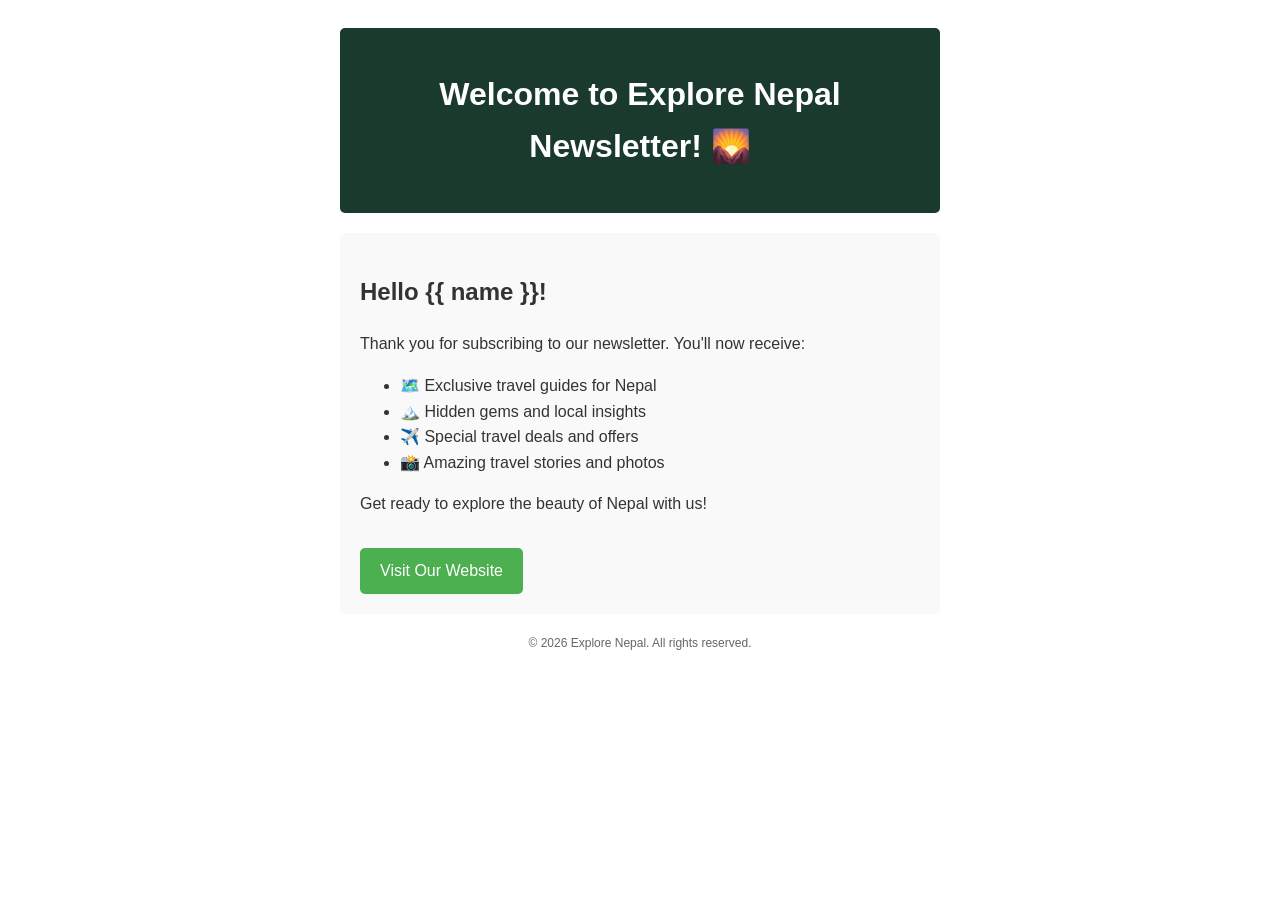
<file: frontend/emails/newsletter_welcome.html>
<!DOCTYPE html>
<html lang="en">
<head>
    <meta charset="UTF-8">
    <meta name="viewport" content="width=device-width, initial-scale=1.0">
    <title>Explore Nepal Newsletter</title>
    <style>
        body { font-family: Arial, sans-serif; line-height: 1.6; color: #333; }
        .container { max-width: 600px; margin: 0 auto; padding: 20px; }
        .header { background-color: #1a3a2e; color: white; padding: 20px; border-radius: 5px; text-align: center; }
        .content { padding: 20px; background-color: #f9f9f9; margin-top: 20px; border-radius: 5px; }
        .footer { text-align: center; margin-top: 20px; font-size: 12px; color: #666; }
        .btn { display: inline-block; padding: 10px 20px; background-color: #4CAF50; color: white; text-decoration: none; border-radius: 5px; margin-top: 15px; }
    </style>
</head>
<body>
    <div class="container">
        <div class="header">
            <h1>Welcome to Explore Nepal Newsletter! 🌄</h1>
        </div>

        <div class="content">
            <h2>Hello {{ name }}!</h2>
            <p>Thank you for subscribing to our newsletter. You'll now receive:</p>
            <ul>
                <li>🗺️ Exclusive travel guides for Nepal</li>
                <li>🏔️ Hidden gems and local insights</li>
                <li>✈️ Special travel deals and offers</li>
                <li>📸 Amazing travel stories and photos</li>
            </ul>

            <p>Get ready to explore the beauty of Nepal with us!</p>

            <a href="#" class="btn">Visit Our Website</a>
        </div>

        <div class="footer">
            <p>© 2026 Explore Nepal. All rights reserved.</p>
        </div>
    </div>
</body>
</html>
</file>
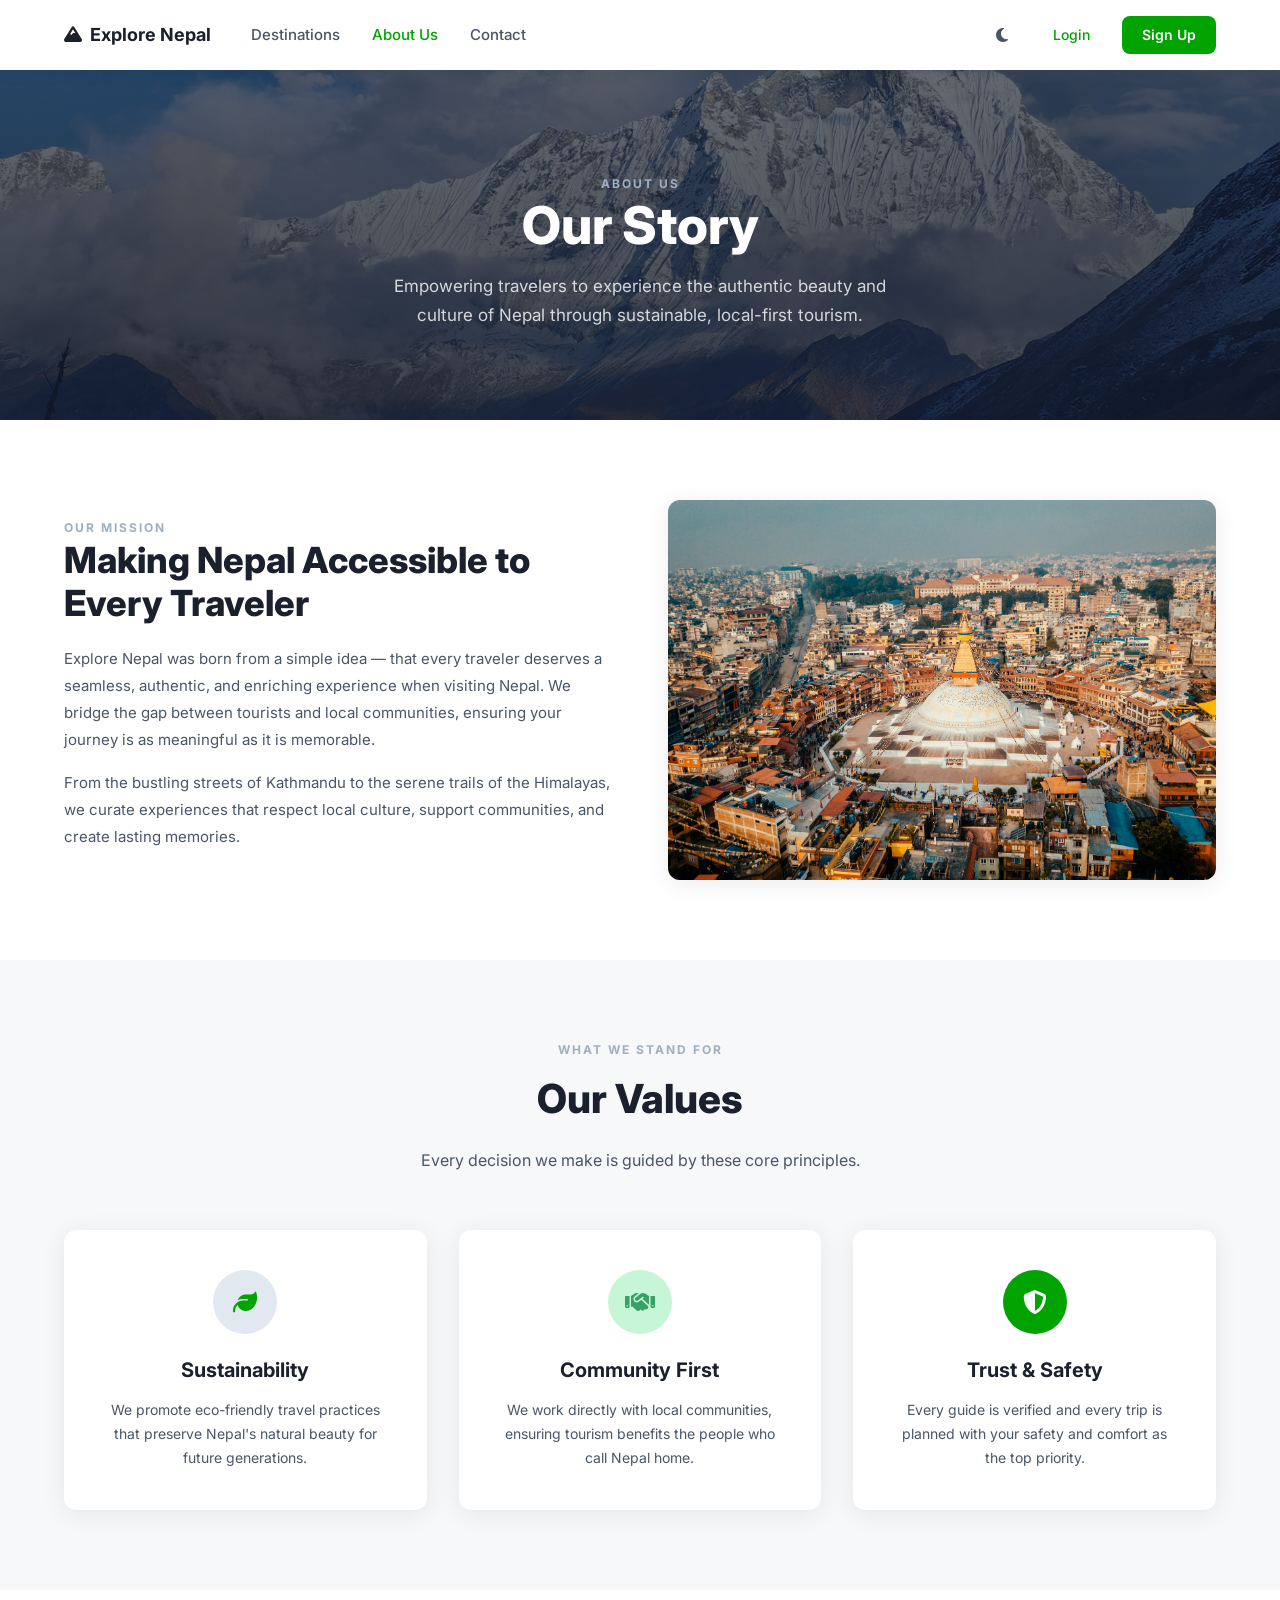
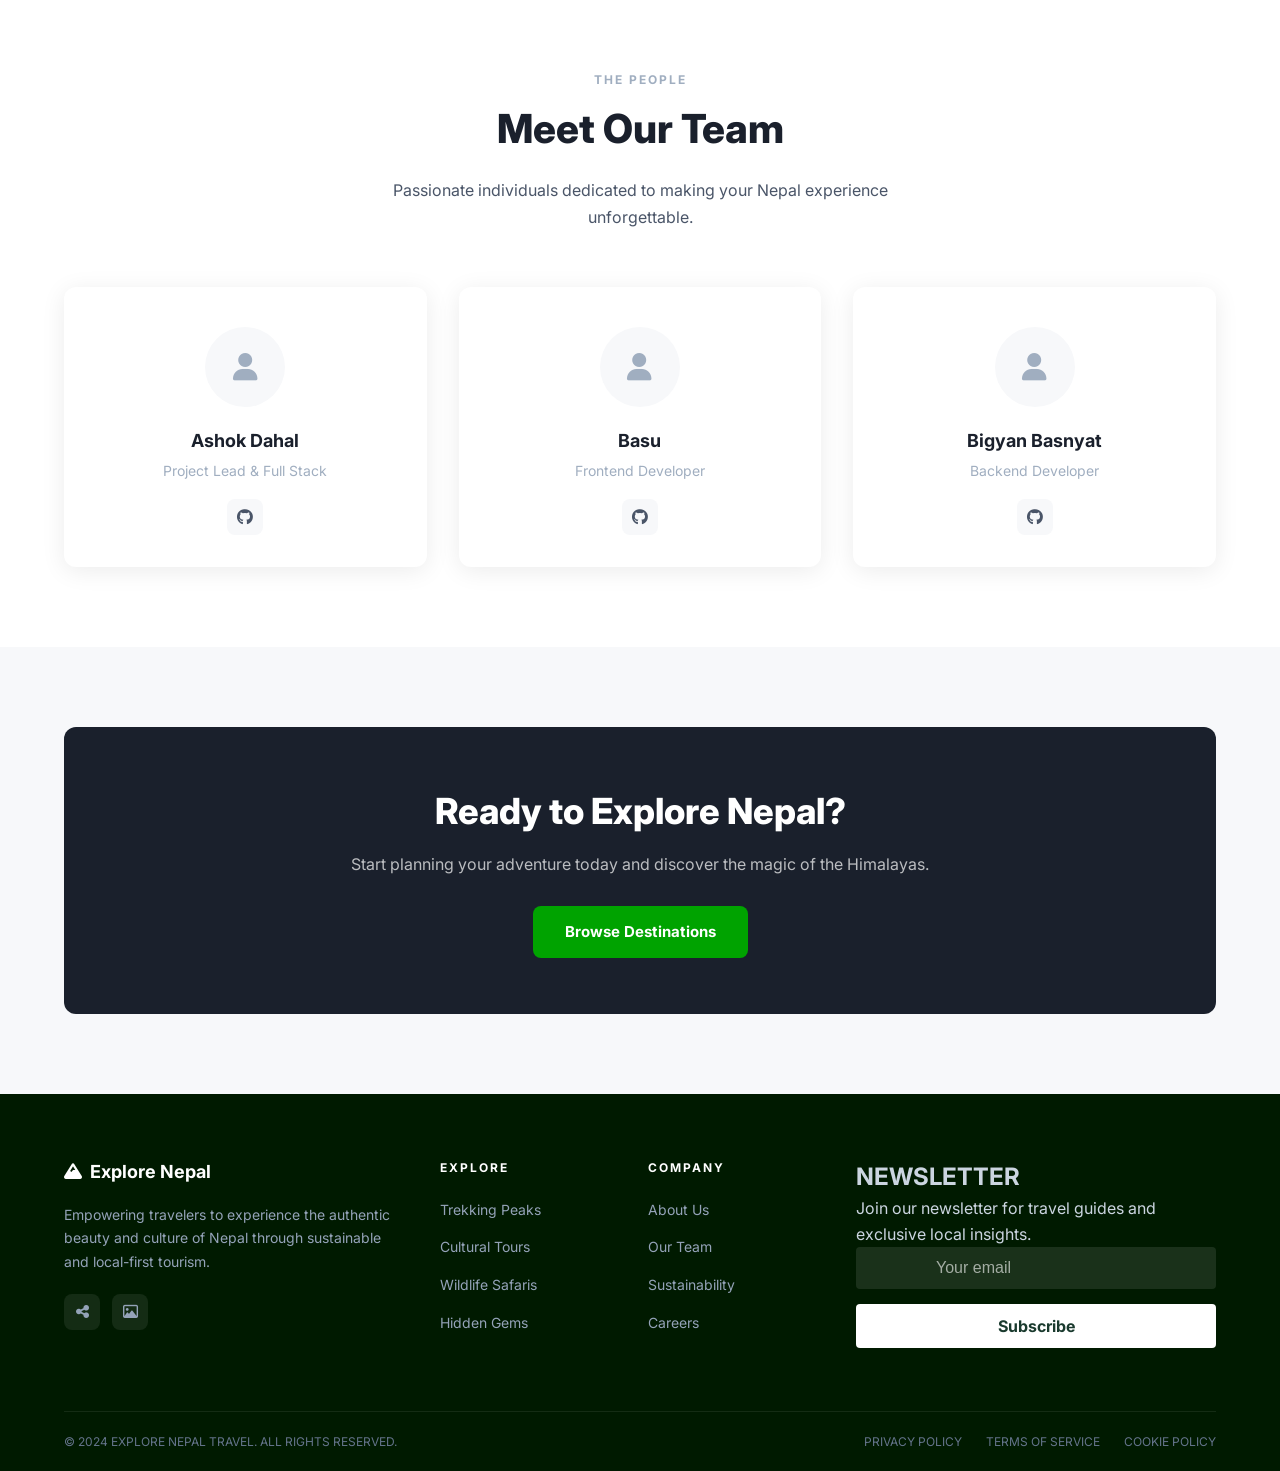
<file: frontend/pages/about.html>
<!DOCTYPE html>
<html lang="en">
<head>
    <meta charset="UTF-8">
    <meta name="viewport" content="width=device-width, initial-scale=1.0">
    <title>About Us - Explore Nepal</title>
    <link rel="stylesheet" href="../css/style.css">
    <link rel="stylesheet" href="../css/about.css">
    <link href="https://fonts.googleapis.com/css2?family=Inter:wght@300;400;500;600;700;800&display=swap" rel="stylesheet">
    <link rel="stylesheet" href="https://cdnjs.cloudflare.com/ajax/libs/font-awesome/6.5.0/css/all.min.css">
</head>
<body>

    <!-- Navbar -->
    <nav class="navbar navbar-about" id="navbar">
        <div class="nav-container">
            <a href="index.html" class="nav-logo">
                <i class="fa-solid fa-mountain"></i>
                <span>Explore Nepal</span>
            </a>
            <ul class="nav-links">
                <li><a href="explore.html">Destinations</a></li>
                <li><a href="about.html" class="active">About Us</a></li>
                <li><a href="contact.html">Contact</a></li>
            </ul>
            <div class="nav-actions">
                <button class="theme-toggle-btn" id="themeToggle" aria-label="Toggle dark mode">
                    <i class="fa-solid fa-moon"></i>
                </button>
                <a href="login.html" class="btn-login">Login</a>
                <a href="register.html" class="btn-signup">Sign Up</a>
            </div>
            <button class="hamburger" id="hamburger" aria-label="Toggle navigation menu">
                <span></span>
                <span></span>
                <span></span>
            </button>
        </div>
    </nav>

    <!-- Hero Banner -->
    <section class="about-hero">
        <div class="about-hero-overlay"></div>
        <div class="about-hero-content">
            <span class="section-label center">ABOUT US</span>
            <h1>Our Story</h1>
            <p>Empowering travelers to experience the authentic beauty and culture of Nepal through sustainable, local-first tourism.</p>
        </div>
    </section>

    <!-- Mission Section -->
    <section class="about-mission">
        <div class="container">
            <div class="mission-grid">
                <div class="mission-text">
                    <span class="section-label">OUR MISSION</span>
                    <h2>Making Nepal Accessible to Every Traveler</h2>
                    <p>Explore Nepal was born from a simple idea — that every traveler deserves a seamless, authentic, and enriching experience when visiting Nepal. We bridge the gap between tourists and local communities, ensuring your journey is as meaningful as it is memorable.</p>
                    <p>From the bustling streets of Kathmandu to the serene trails of the Himalayas, we curate experiences that respect local culture, support communities, and create lasting memories.</p>
                </div>
                <div class="mission-image">
                    <img src="../assets/images/kathmandu.jpg" alt="Kathmandu cultural heritage">
                </div>
            </div>
        </div>
    </section>

    <!-- Values Section -->
    <section class="about-values">
        <div class="container">
            <div class="section-label center">WHAT WE STAND FOR</div>
            <h2 class="section-title center">Our Values</h2>
            <p class="section-subtitle center">Every decision we make is guided by these core principles.</p>
            <div class="values-grid">
                <div class="value-card">
                    <div class="value-icon">
                        <i class="fa-solid fa-leaf"></i>
                    </div>
                    <h3>Sustainability</h3>
                    <p>We promote eco-friendly travel practices that preserve Nepal's natural beauty for future generations.</p>
                </div>
                <div class="value-card">
                    <div class="value-icon green">
                        <i class="fa-solid fa-handshake"></i>
                    </div>
                    <h3>Community First</h3>
                    <p>We work directly with local communities, ensuring tourism benefits the people who call Nepal home.</p>
                </div>
                <div class="value-card">
                    <div class="value-icon dark">
                        <i class="fa-solid fa-shield-halved"></i>
                    </div>
                    <h3>Trust & Safety</h3>
                    <p>Every guide is verified and every trip is planned with your safety and comfort as the top priority.</p>
                </div>
            </div>
        </div>
    </section>

    <!-- Team Section -->
    <section class="about-team">
        <div class="container">
            <div class="section-label center">THE PEOPLE</div>
            <h2 class="section-title center">Meet Our Team</h2>
            <p class="section-subtitle center">Passionate individuals dedicated to making your Nepal experience unforgettable.</p>
            <div class="team-grid">
                <div class="team-card">
                    <div class="team-avatar">
                        <i class="fa-solid fa-user"></i>
                    </div>
                    <h3>Ashok Dahal</h3>
                    <span class="team-role">Project Lead &amp; Full Stack</span>
                    <div class="team-social">
                        <a href="https://github.com/ashok-dahal-codes" aria-label="GitHub profile"><i class="fa-brands fa-github"></i></a>
                    </div>
                </div>
                <div class="team-card">
                    <div class="team-avatar">
                        <i class="fa-solid fa-user"></i>
                    </div>
                    <h3>Basu</h3>
                    <span class="team-role">Frontend Developer</span>
                    <div class="team-social">
                        <a href="https://github.com/Basu-TheAsteriskfafafafafa" aria-label="GitHub profile"><i class="fa-brands fa-github"></i></a>
                    </div>
                </div>
                <div class="team-card">
                    <div class="team-avatar">
                        <i class="fa-solid fa-user"></i>
                    </div>
                    <h3>Bigyan Basnyat</h3>
                    <span class="team-role">Backend Developer</span>
                    <div class="team-social">
                        <a href="https://github.com/bigyansbfafafafafa" aria-label="GitHub profile"><i class="fa-brands fa-github"></i></a>
                    </div>
                </div>
            </div>
        </div>
    </section>

    <!-- CTA Section -->
    <section class="about-cta">
        <div class="container">
            <div class="cta-box">
                <h2>Ready to Explore Nepal?</h2>
                <p>Start planning your adventure today and discover the magic of the Himalayas.</p>
                <a href="explore.html" class="btn-cta">Browse Destinations</a>
            </div>
        </div>
    </section>

    <!-- Footer -->
    <footer class="footer">
        <div class="container">
            <div class="footer-grid">
                <div class="footer-brand">
                    <div class="footer-logo">
                        <i class="fa-solid fa-mountain"></i>
                        <span>Explore Nepal</span>
                    </div>
                    <p>Empowering travelers to experience the authentic beauty and culture of Nepal through sustainable and local-first tourism.</p>
                    <div class="footer-social">
                        <a href="#" aria-label="Share on social media"><i class="fa-solid fa-share-nodes"></i></a>
                        <a href="#" aria-label="View image gallery"><i class="fa-regular fa-image"></i></a>
                    </div>
                </div>

                <div class="footer-links">
                    <h4>EXPLORE</h4>
                    <ul>
                        <li><a href="#">Trekking Peaks</a></li>
                        <li><a href="#">Cultural Tours</a></li>
                        <li><a href="#">Wildlife Safaris</a></li>
                        <li><a href="#">Hidden Gems</a></li>
                    </ul>
                </div>

                <div class="footer-links">
                    <h4>COMPANY</h4>
                    <ul>
                        <li><a href="about.html">About Us</a></li>
                        <li><a href="#">Our Team</a></li>
                        <li><a href="#">Sustainability</a></li>
                        <li><a href="#">Careers</a></li>
                    </ul>
                </div>

    <div class="newsletter-content">
        <h2>NEWSLETTER</h2>
        <p>Join our newsletter for travel guides and exclusive local insights.</p>
        
        <form id="newsletterForm">
            <div class="form-group">
                <input 
                    type="email" 
                    id="newsletterEmail" 
                    placeholder="Your email" 
                    required
                >
            </div>
            <button type="submit" class="btn-subscribe">Subscribe</button>
            <div id="newsletterMessage"></div>
        </form>
    </div>
            </div>

            <div class="footer-bottom">
                <span>&copy; 2024 EXPLORE NEPAL TRAVEL. ALL RIGHTS RESERVED.</span>
                <div class="footer-bottom-links">
                    <a href="#">PRIVACY POLICY</a>
                    <a href="#">TERMS OF SERVICE</a>
                    <a href="#">COOKIE POLICY</a>
                </div>
            </div>
        </div>
    </footer>

    <script src="../js/main.js"></script>
    <script src="../js/about.js"></script>
</body>
</html>
</file>
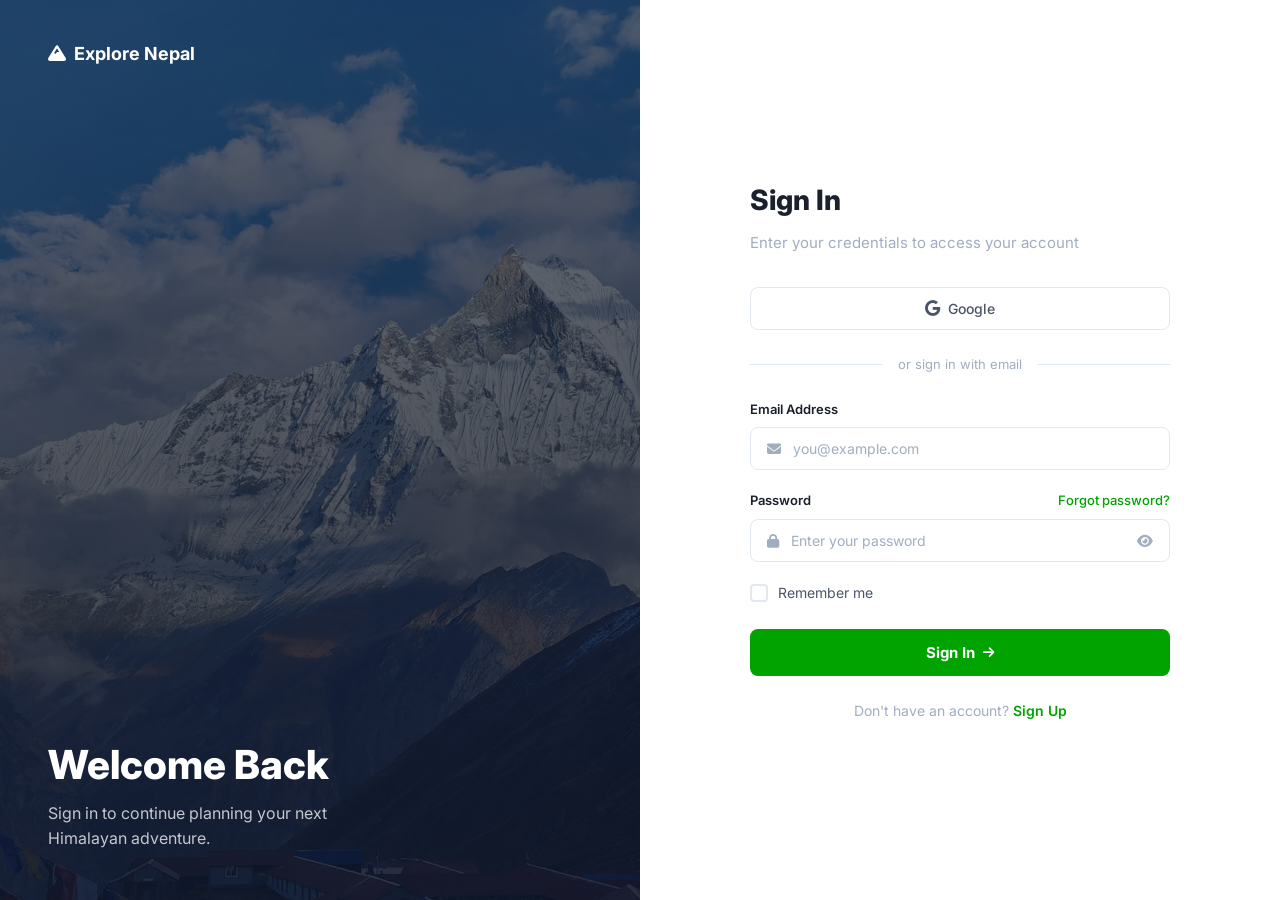
<file: frontend/pages/login.html>
<!DOCTYPE html>
<html lang="en">
<head>
    <meta charset="UTF-8">
    <meta name="viewport" content="width=device-width, initial-scale=1.0">
    <title>Login - Explore Nepal</title>
    <link rel="stylesheet" href="../css/style.css">
    <link rel="stylesheet" href="../css/auth.css">
    <link href="https://fonts.googleapis.com/css2?family=Inter:wght@300;400;500;600;700;800&display=swap" rel="stylesheet">
    <link rel="stylesheet" href="https://cdnjs.cloudflare.com/ajax/libs/font-awesome/6.5.0/css/all.min.css">
</head>
<body>

    <div class="auth-wrapper">
        <!-- Left: Image Panel -->
        <div class="auth-image">
            <img src="../assets/images/hero.jpg" alt="Nepal landscape">
            <div class="auth-image-overlay"></div>
            <div class="auth-image-content">
                <a href="index.html" class="auth-brand">
                    <i class="fa-solid fa-mountain"></i>
                    <span>Explore Nepal</span>
                </a>
                <h2>Welcome Back</h2>
                <p>Sign in to continue planning your next Himalayan adventure.</p>
            </div>
        </div>

        <!-- Right: Login Form -->
        <div class="auth-form-panel">
            <div class="auth-form-container">
                <div class="auth-form-header">
                    <h1>Sign In</h1>
                    <p>Enter your credentials to access your account</p>
                </div>

                <div class="auth-social">
                    <button class="btn-social" type="button" aria-label="Sign in with Google">
                        <i class="fa-brands fa-google"></i>
                        Google
                    </button>
                </div>

                <div class="auth-divider">
                    <span>or sign in with email</span>
                </div>

                <form id="loginForm" novalidate>
                    <div class="form-group">
                        <label for="email">Email Address</label>
                        <div class="input-wrapper">
                            <i class="fa-solid fa-envelope"></i>
                            <input type="email" id="email" name="email" placeholder="you@example.com" required>
                        </div>
                    </div>

                    <div class="form-group">
                        <div class="label-row">
                            <label for="password">Password</label>
                            <a href="#" class="forgot-link">Forgot password?</a>
                        </div>
                        <div class="input-wrapper">
                            <i class="fa-solid fa-lock"></i>
                            <input type="password" id="password" name="password" placeholder="Enter your password" required>
                            <button type="button" class="toggle-password" aria-label="Toggle password visibility">
                                <i class="fa-solid fa-eye"></i>
                            </button>
                        </div>
                    </div>

                    <div class="form-group-inline">
                        <label class="checkbox-label">
                            <input type="checkbox" id="remember" name="remember">
                            <span class="checkmark"></span>
                            Remember me
                        </label>
                    </div>

                    <button type="submit" class="btn-auth-submit">
                        Sign In
                        <i class="fa-solid fa-arrow-right"></i>
                    </button>
                </form>

                <p class="auth-switch">
                    Don't have an account? <a href="register.html">Sign Up</a>
                </p>
            </div>
        </div>
    </div>

    <script src="../js/auth.js"></script>
</body>
</html>
</file>
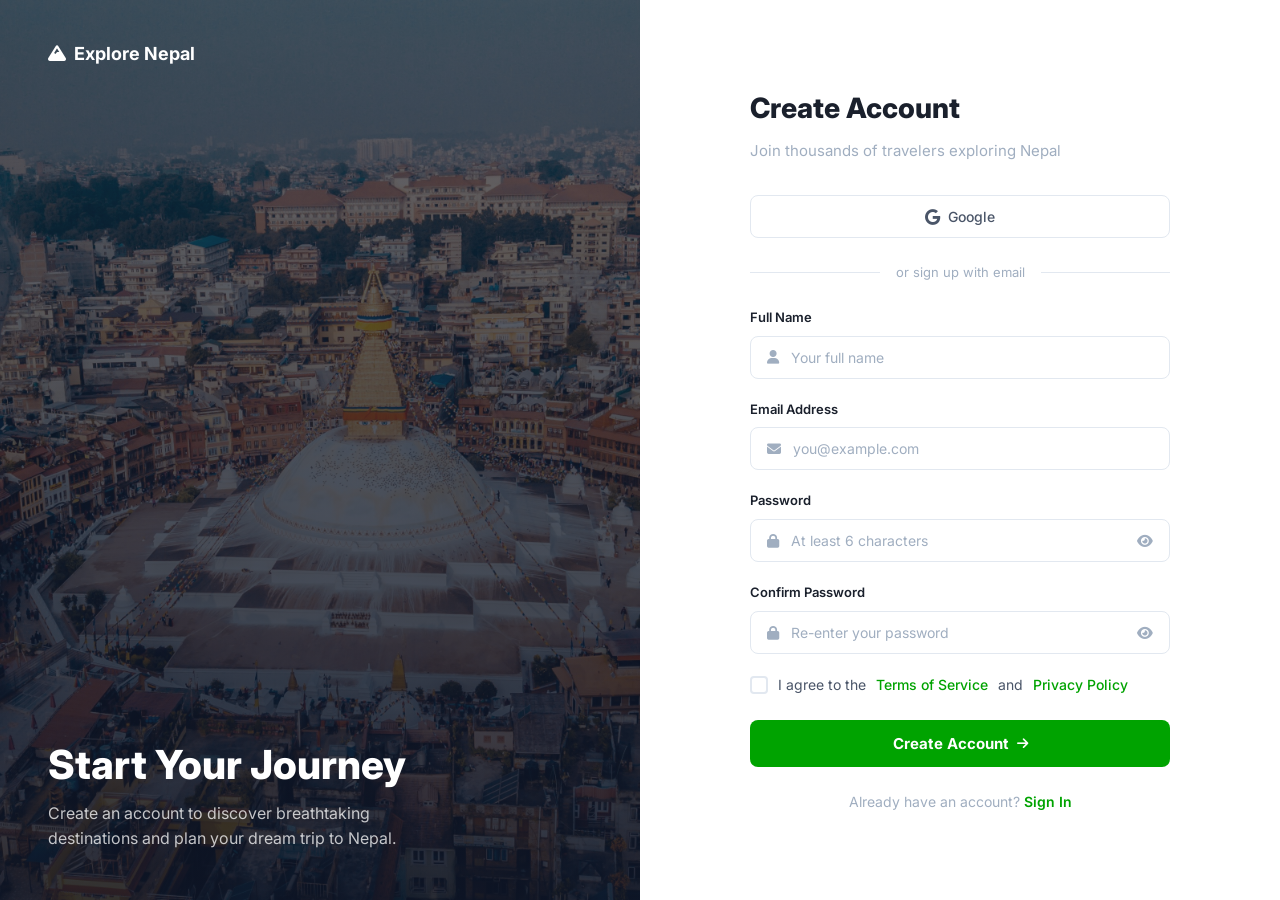
<file: frontend/pages/register.html>
<!DOCTYPE html>
<html lang="en">
<head>
    <meta charset="UTF-8">
    <meta name="viewport" content="width=device-width, initial-scale=1.0">
    <title>Register - Explore Nepal</title>
    <link rel="stylesheet" href="../css/style.css">
    <link rel="stylesheet" href="../css/auth.css">
    <link href="https://fonts.googleapis.com/css2?family=Inter:wght@300;400;500;600;700;800&display=swap" rel="stylesheet">
    <link rel="stylesheet" href="https://cdnjs.cloudflare.com/ajax/libs/font-awesome/6.5.0/css/all.min.css">
</head>
<body>

    <div class="auth-wrapper">
        <!-- Left: Image Panel -->
        <div class="auth-image">
            <img src="../assets/images/kathmandu.jpg" alt="Nepal mountains">
            <div class="auth-image-overlay"></div>
            <div class="auth-image-content">
                <a href="index.html" class="auth-brand">
                    <i class="fa-solid fa-mountain"></i>
                    <span>Explore Nepal</span>
                </a>
                <h2>Start Your Journey</h2>
                <p>Create an account to discover breathtaking destinations and plan your dream trip to Nepal.</p>
            </div>
        </div>

        <!-- Right: Register Form -->
        <div class="auth-form-panel">
            <div class="auth-form-container">
                <div class="auth-form-header">
                    <h1>Create Account</h1>
                    <p>Join thousands of travelers exploring Nepal</p>
                </div>

                <div class="auth-social">
                    <button class="btn-social" type="button" aria-label="Sign up with Google">
                        <i class="fa-brands fa-google"></i>
                        Google
                    </button>
                </div>

                <div class="auth-divider">
                    <span>or sign up with email</span>
                </div>

                <form id="registerForm" novalidate>
                    <div class="form-group">
                        <label for="fullName">Full Name</label>
                        <div class="input-wrapper">
                            <i class="fa-solid fa-user"></i>
                            <input type="text" id="fullName" name="fullName" placeholder="Your full name" required>
                        </div>
                    </div>

                    <div class="form-group">
                        <label for="email">Email Address</label>
                        <div class="input-wrapper">
                            <i class="fa-solid fa-envelope"></i>
                            <input type="email" id="email" name="email" placeholder="you@example.com" required>
                        </div>
                    </div>

                    <div class="form-group">
                        <label for="password">Password</label>
                        <div class="input-wrapper">
                            <i class="fa-solid fa-lock"></i>
                            <input type="password" id="password" name="password" placeholder="At least 6 characters" required>
                            <button type="button" class="toggle-password" aria-label="Toggle password visibility">
                                <i class="fa-solid fa-eye"></i>
                            </button>
                        </div>
                    </div>

                    <div class="form-group">
                        <label for="confirmPassword">Confirm Password</label>
                        <div class="input-wrapper">
                            <i class="fa-solid fa-lock"></i>
                            <input type="password" id="confirmPassword" name="confirmPassword" placeholder="Re-enter your password" required>
                            <button type="button" class="toggle-password" aria-label="Toggle password visibility">
                                <i class="fa-solid fa-eye"></i>
                            </button>
                        </div>
                    </div>

                    <div class="form-group-inline">
                        <label class="checkbox-label">
                            <input type="checkbox" id="terms" name="terms" required>
                            <span class="checkmark"></span>
                            I agree to the <a href="#" class="inline-link">Terms of Service</a> and <a href="#" class="inline-link">Privacy Policy</a>
                        </label>
                    </div>

                    <button type="submit" class="btn-auth-submit">
                        Create Account
                        <i class="fa-solid fa-arrow-right"></i>
                    </button>
                </form>

                <p class="auth-switch">
                    Already have an account? <a href="login.html">Sign In</a>
                </p>
            </div>
        </div>
    </div>

    <script src="../js/auth.js"></script>
</body>
</html>
</file>
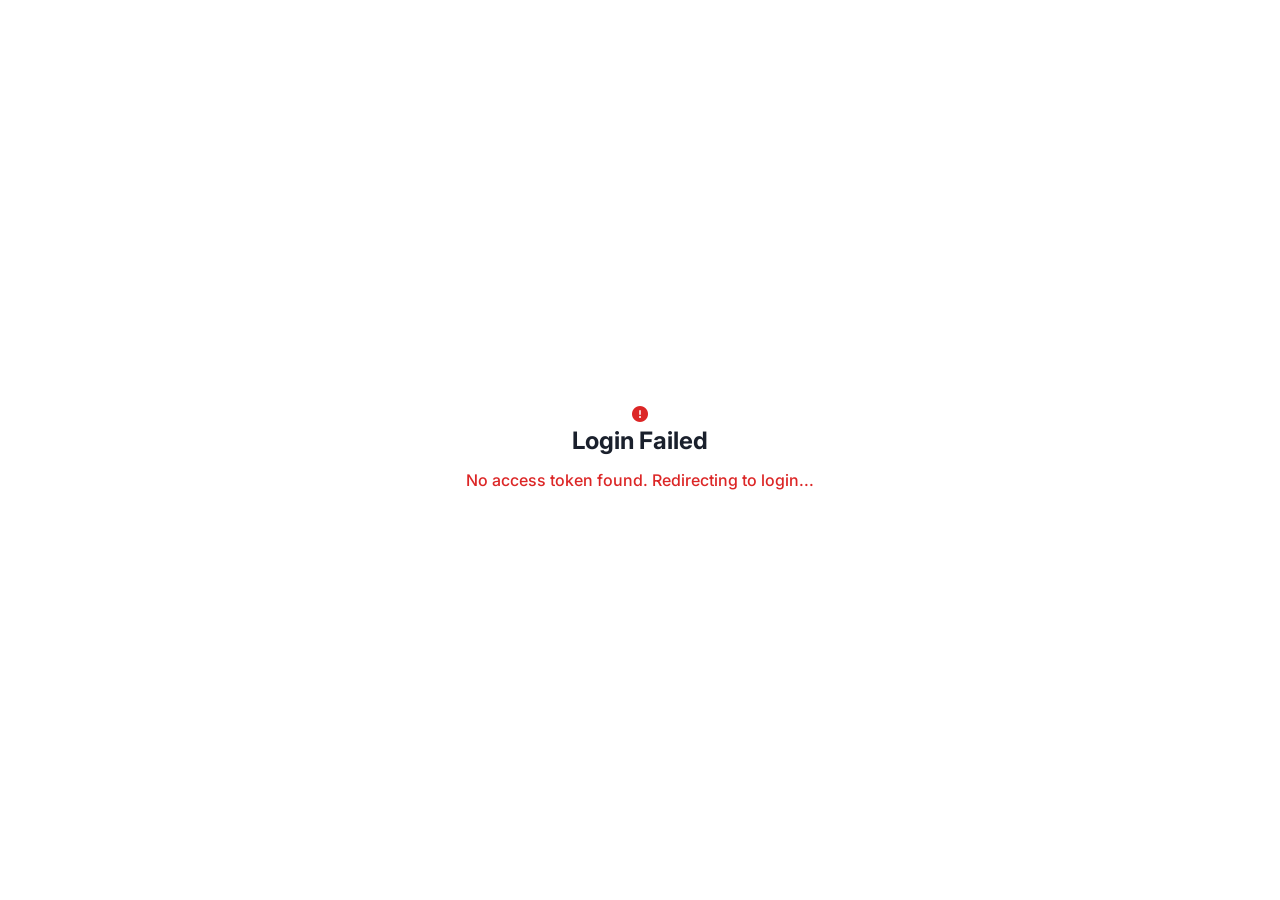
<file: frontend/pages/social-callback.html>
<!DOCTYPE html>
<html lang="en">
<head>
    <meta charset="UTF-8">
    <meta name="viewport" content="width=device-width, initial-scale=1.0">
    <title>Signing you in... - Explore Nepal</title>
    <link rel="stylesheet" href="../css/style.css">
    <link rel="stylesheet" href="../css/auth.css">
    <link href="https://fonts.googleapis.com/css2?family=Inter:wght@300;400;500;600;700;800&display=swap" rel="stylesheet">
    <link rel="stylesheet" href="https://cdnjs.cloudflare.com/ajax/libs/font-awesome/6.5.0/css/all.min.css">
    <style>
        .callback-container {
            display: flex;
            flex-direction: column;
            align-items: center;
            justify-content: center;
            min-height: 100vh;
            text-align: center;
            padding: 2rem;
            font-family: 'Inter', sans-serif;
        }
        .callback-container i.fa-spinner {
            font-size: 2.5rem;
            color: #2563eb;
            margin-bottom: 1.5rem;
        }
        .callback-container h2 {
            margin-bottom: 0.5rem;
        }
        .callback-container p {
            color: #64748b;
        }
        .callback-container .error-message {
            color: #dc2626;
            font-weight: 500;
        }
    </style>
</head>
<body>
    <div class="callback-container">
        <i class="fa-solid fa-spinner fa-spin" id="spinner"></i>
        <h2 id="statusTitle">Signing you in...</h2>
        <p id="statusMessage">Please wait while we verify your account.</p>
    </div>

    <script>
        const API_BASE = 'http://localhost:8000/api/users';

        (async function handleSocialCallback() {
            const hash = window.location.hash.substring(1);
            const params = new URLSearchParams(hash);
            const accessToken = params.get('access_token');

            if (!accessToken) {
                showError('No access token found. Redirecting to login...');
                return redirectToLogin();
            }

            const provider = 'google';

            try {
                const response = await fetch(`${API_BASE}/social-login/`, {
                    method: 'POST',
                    headers: { 'Content-Type': 'application/json' },
                    body: JSON.stringify({
                        provider: provider,
                        access_token: accessToken,
                    }),
                });

                const data = await response.json();

                if (response.ok) {
                    localStorage.setItem('access_token', data.tokens.access);
                    localStorage.setItem('refresh_token', data.tokens.refresh);
                    localStorage.setItem('user', JSON.stringify(data.user));
                    window.location.href = 'index.html';
                } else {
                    const errorMsg = data.error || 'Social login failed. Please try again.';
                    showError(errorMsg + ' Redirecting to login...');
                    redirectToLogin();
                }
            } catch (err) {
                console.error('Social login error:', err);
                showError('Network error. Redirecting to login...');
                redirectToLogin();
            }
        })();

        function showError(message) {
            document.getElementById('spinner').className = 'fa-solid fa-circle-exclamation';
            document.getElementById('spinner').style.color = '#dc2626';
            document.getElementById('statusTitle').textContent = 'Login Failed';
            document.getElementById('statusMessage').textContent = message;
            document.getElementById('statusMessage').classList.add('error-message');
        }

        function redirectToLogin() {
            setTimeout(() => {
                window.location.href = 'login.html';
            }, 2000);
        }
    </script>
</body>
</html>
</file>
<file: frontend/css/style.css>
/* Base */
*, *::before, *::after {
    margin: 0;
    padding: 0;
    box-sizing: border-box;
}

:root {
    --primary: #00A300;
    --primary-light: #00D100;
    --accent: #38a169;
    --white: #ffffff;
    --gray-100: #f7f8fa;
    --gray-200: #e2e8f0;
    --gray-400: #a0aec0;
    --gray-600: #4a5568;
    --gray-800: #1a202c;
    --dark-bg: #0f172a;
    --dark-nav: #1e293b;
    --star: #f6c90e;
    --font: 'Inter', sans-serif;
    --radius: 12px;
    --shadow: 0 4px 24px rgba(0,0,0,0.08);
    --transition: all 0.3s ease;
}

body {
    font-family: var(--font);
    color: var(--gray-800);
    background: var(--white);
    line-height: 1.6;
}

body.dark {
    background: var(--dark-bg);
    color: #e2e8f0;
}

a {
    text-decoration: none;
    color: inherit;
}

img {
    width: 100%;
    height: 100%;
    object-fit: cover;
    display: block;
}

.container {
    max-width: 1200px;
    margin: 0 auto;
    padding: 0 24px;
}

/* Navbar */
.navbar {
    position: fixed;
    top: 0;
    left: 0;
    width: 100%;
    z-index: 1000;
    padding: 16px 0;
    transition: var(--transition);
    background: transparent;
}

.navbar.scrolled {
    background: var(--white);
    box-shadow: 0 2px 16px rgba(0,0,0,0.08);
}

body.dark .navbar.scrolled {
    background: var(--dark-nav);
}

.nav-container {
    max-width: 1200px;
    margin: 0 auto;
    padding: 0 24px;
    display: flex;
    align-items: center;
    gap: 40px;
}

.nav-logo {
    display: flex;
    align-items: center;
    gap: 8px;
    font-weight: 700;
    font-size: 18px;
    color: var(--white);
}

.navbar.scrolled .nav-logo {
    color: var(--primary);
}

.nav-links {
    display: flex;
    list-style: none;
    gap: 32px;
    flex: 1;
}

.nav-links a {
    font-size: 15px;
    font-weight: 500;
    color: var(--white);
    transition: var(--transition);
}

.navbar.scrolled .nav-links a {
    color: var(--gray-600);
}

.nav-links a:hover {
    color: var(--accent);
}

.nav-actions {
    display: flex;
    align-items: center;
    gap: 16px;
}

.theme-toggle {
    display: flex;
    align-items: center;
    gap: 6px;
    color: var(--white);
    font-size: 13px;
}

.navbar.scrolled .theme-toggle {
    color: var(--gray-600);
}

.toggle-switch {
    position: relative;
    display: inline-block;
    width: 40px;
    height: 22px;
}

.toggle-switch input {
    opacity: 0;
    width: 0;
    height: 0;
}

.slider {
    position: absolute;
    cursor: pointer;
    top: 0; left: 0; right: 0; bottom: 0;
    background: var(--gray-400);
    border-radius: 22px;
    transition: var(--transition);
}

.slider::before {
    content: '';
    position: absolute;
    height: 16px;
    width: 16px;
    left: 3px;
    bottom: 3px;
    background: var(--white);
    border-radius: 50%;
    transition: var(--transition);
}

input:checked + .slider {
    background: var(--primary);
}

input:checked + .slider::before {
    transform: translateX(18px);
}

.btn-login {
    font-size: 14px;
    font-weight: 500;
    color: var(--white);
    padding: 8px 16px;
    border-radius: 8px;
    transition: var(--transition);
}

.navbar.scrolled .btn-login {
    color: var(--primary);
}

.btn-login:hover {
    opacity: 0.8;
}

.btn-signup {
    font-size: 14px;
    font-weight: 600;
    color: var(--white);
    background: var(--primary);
    padding: 8px 20px;
    border-radius: 8px;
    transition: var(--transition);
}

.btn-signup:hover {
    background: var(--primary-light);
}

.hamburger {
    display: none;
    flex-direction: column;
    gap: 5px;
    cursor: pointer;
}

.hamburger span {
    width: 24px;
    height: 2px;
    background: var(--white);
    border-radius: 2px;
    transition: var(--transition);
}

/* Hero */
.hero {
    position: relative;
    height: 100vh;
    min-height: 600px;
    background: url('../assets/images/hero.jpg') center center / cover no-repeat;
    display: flex;
    align-items: center;
    justify-content: center;
    text-align: center;
}

.hero-overlay {
    position: absolute;
    inset: 0;
    background: linear-gradient(to bottom, rgba(15,23,42,0.55) 0%, rgba(15,23,42,0.35) 100%);
}

.hero-content {
    position: relative;
    z-index: 1;
    max-width: 700px;
    padding: 0 24px;
}

.hero-content h1 {
    font-size: clamp(36px, 6vw, 64px);
    font-weight: 800;
    color: var(--white);
    line-height: 1.15;
    margin-bottom: 20px;
}

.hero-content p {
    font-size: 17px;
    color: rgba(255,255,255,0.88);
    margin-bottom: 36px;
    line-height: 1.7;
}

.hero-search {
    display: flex;
    align-items: center;
    background: var(--white);
    border-radius: 50px;
    padding: 6px 6px 6px 20px;
    gap: 8px;
    box-shadow: 0 8px 32px rgba(0,0,0,0.18);
    max-width: 600px;
    margin: 0 auto;
}

.search-field {
    display: flex;
    align-items: center;
    gap: 10px;
    flex: 1;
    color: var(--gray-400);
}

.search-field input {
    border: none;
    outline: none;
    font-size: 15px;
    font-family: var(--font);
    color: var(--gray-800);
    background: transparent;
    width: 100%;
}

.search-field input::placeholder {
    color: var(--gray-400);
}

.search-divider {
    width: 1px;
    height: 28px;
    background: var(--gray-200);
}

.btn-search {
    background: var(--primary);
    color: var(--white);
    border: none;
    padding: 12px 28px;
    border-radius: 40px;
    font-size: 15px;
    font-weight: 600;
    cursor: pointer;
    font-family: var(--font);
    transition: var(--transition);
    white-space: nowrap;
}

.btn-search:hover {
    background: var(--primary-light);
}

/* Featured Destinations */
.featured-destinations {
    padding: 80px 0;
    background: var(--white);
}

body.dark .featured-destinations {
    background: var(--dark-bg);
}

.section-label {
    font-size: 12px;
    font-weight: 700;
    letter-spacing: 2px;
    color: var(--gray-400);
    text-transform: uppercase;
    margin-bottom: 8px;
}

.section-label.center {
    text-align: center;
}

.section-title-row {
    display: flex;
    align-items: center;
    justify-content: space-between;
    margin-bottom: 40px;
}

.section-title-row h2 {
    font-size: clamp(24px, 4vw, 36px);
    font-weight: 800;
    color: var(--gray-800);
}

body.dark .section-title-row h2 {
    color: var(--white);
}

.view-all {
    font-size: 14px;
    font-weight: 600;
    color: var(--primary);
    display: flex;
    align-items: center;
    gap: 6px;
    transition: var(--transition);
    white-space: nowrap;
}

.view-all:hover {
    gap: 10px;
}

.destinations-grid {
    display: grid;
    grid-template-columns: repeat(3, 1fr);
    gap: 28px;
}

.destination-card {
    border-radius: var(--radius);
    overflow: hidden;
    box-shadow: var(--shadow);
    background: var(--white);
    transition: var(--transition);
}

body.dark .destination-card {
    background: var(--dark-nav);
}

.destination-card:hover {
    transform: translateY(-6px);
    box-shadow: 0 12px 40px rgba(0,0,0,0.14);
}

.card-image {
    position: relative;
    height: 220px;
    overflow: hidden;
}

.card-image img {
    transition: transform 0.4s ease;
}

.destination-card:hover .card-image img {
    transform: scale(1.05);
}

.badge {
    position: absolute;
    top: 14px;
    left: 14px;
    padding: 4px 12px;
    border-radius: 20px;
    font-size: 12px;
    font-weight: 700;
    z-index: 1;
}

.badge.trending {
    background: var(--accent);
    color: var(--white);
}

.card-body {
    padding: 20px;
}

.card-body h3 {
    font-size: 18px;
    font-weight: 700;
    margin-bottom: 8px;
    color: var(--gray-800);
}

body.dark .card-body h3 {
    color: var(--white);
}

.card-body p {
    font-size: 14px;
    color: var(--gray-600);
    line-height: 1.6;
    margin-bottom: 16px;
}

.card-footer {
    display: flex;
    align-items: center;
    justify-content: space-between;
    padding-top: 14px;
    border-top: 1px solid var(--gray-200);
}

.rating {
    display: flex;
    align-items: center;
    gap: 5px;
    font-size: 14px;
    font-weight: 600;
    color: var(--gray-800);
}

body.dark .rating {
    color: var(--white);
}

.rating i {
    color: var(--star);
}

.rating .reviews {
    font-weight: 400;
    color: var(--gray-400);
}

.price {
    font-size: 16px;
    font-weight: 700;
    color: var(--primary);
}

/* How it Works */
.how-it-works {
    padding: 80px 0;
    background: var(--gray-100);
}

body.dark .how-it-works {
    background: #1a2332;
}

.section-title.center {
    text-align: center;
    font-size: clamp(28px, 4vw, 40px);
    font-weight: 800;
    color: var(--gray-800);
    margin-bottom: 16px;
}

body.dark .section-title.center {
    color: var(--white);
}

.section-subtitle.center {
    text-align: center;
    font-size: 16px;
    color: var(--gray-600);
    max-width: 560px;
    margin: 0 auto 56px;
    line-height: 1.7;
}

.steps-grid {
    display: grid;
    grid-template-columns: repeat(3, 1fr);
    gap: 40px;
    text-align: center;
}

.step-icon {
    width: 72px;
    height: 72px;
    border-radius: 50%;
    background: var(--gray-200);
    display: flex;
    align-items: center;
    justify-content: center;
    margin: 0 auto 20px;
    font-size: 28px;
    color: var(--primary);
    transition: var(--transition);
}

.step-icon.green {
    background: #c6f6d5;
    color: var(--accent);
}

.step-icon.dark {
    background: var(--primary);
    color: var(--white);
}

.step:hover .step-icon {
    transform: scale(1.08);
}

.step h3 {
    font-size: 20px;
    font-weight: 700;
    margin-bottom: 12px;
    color: var(--gray-800);
}

body.dark .step h3 {
    color: var(--white);
}

.step p {
    font-size: 14px;
    color: var(--gray-600);
    line-height: 1.7;
    max-width: 260px;
    margin: 0 auto;
}

/* Footer */
.footer {
    background: #001A00;
    color: #cbd5e0;
    padding: 64px 0 0;
}

.footer-grid {
    display: grid;
    grid-template-columns: 2fr 1fr 1fr 2fr;
    gap: 40px;
    padding-bottom: 48px;
    border-bottom: 1px solid rgba(255,255,255,0.08);
}

.footer-logo {
    display: flex;
    align-items: center;
    gap: 8px;
    font-size: 18px;
    font-weight: 700;
    color: var(--white);
    margin-bottom: 16px;
}

.footer-brand p {
    font-size: 14px;
    line-height: 1.7;
    color: #94a3b8;
    margin-bottom: 20px;
}

.footer-social {
    display: flex;
    gap: 12px;
}

.footer-social a {
    width: 36px;
    height: 36px;
    background: rgba(255,255,255,0.08);
    border-radius: 8px;
    display: flex;
    align-items: center;
    justify-content: center;
    color: #94a3b8;
    font-size: 15px;
    transition: var(--transition);
}

.footer-social a:hover {
    background: var(--primary);
    color: var(--white);
}

.footer-links h4 {
    font-size: 12px;
    font-weight: 700;
    letter-spacing: 2px;
    color: var(--white);
    margin-bottom: 20px;
}

.footer-links ul {
    list-style: none;
    display: flex;
    flex-direction: column;
    gap: 12px;
}

.footer-links ul a {
    font-size: 14px;
    color: #94a3b8;
    transition: var(--transition);
}

.footer-links ul a:hover {
    color: var(--white);
}

.footer-newsletter h4 {
    font-size: 12px;
    font-weight: 700;
    letter-spacing: 2px;
    color: var(--white);
    margin-bottom: 14px;
}

.footer-newsletter p {
    font-size: 14px;
    color: #94a3b8;
    line-height: 1.6;
    margin-bottom: 16px;
}

.footer-newsletter input {
    width: 100%;
    padding: 12px 16px;
    background: rgba(255,255,255,0.06);
    border: 1px solid rgba(255,255,255,0.1);
    border-radius: 8px;
    color: var(--white);
    font-size: 14px;
    font-family: var(--font);
    outline: none;
    margin-bottom: 10px;
    transition: var(--transition);
}

.footer-newsletter input:focus {
    border-color: var(--primary-light);
}

.footer-newsletter input::placeholder {
    color: #64748b;
}

.btn-subscribe {
    width: 100%;
    padding: 12px;
    background: var(--white);
    color: var(--gray-800);
    border: none;
    border-radius: 8px;
    font-size: 14px;
    font-weight: 700;
    cursor: pointer;
    font-family: var(--font);
    transition: var(--transition);
}

.btn-subscribe:hover {
    background: var(--gray-200);
}

.footer-bottom {
    padding: 20px 0;
    display: flex;
    align-items: center;
    justify-content: space-between;
    font-size: 12px;
    color: #64748b;
}

.footer-bottom-links {
    display: flex;
    gap: 24px;
}

.footer-bottom-links a {
    color: #64748b;
    transition: var(--transition);
}

.footer-bottom-links a:hover {
    color: var(--white);
}

/* Responsive */
@media (max-width: 1024px) {
    .footer-grid {
        grid-template-columns: 1fr 1fr;
    }
}

@media (max-width: 768px) {
    .nav-links, .nav-actions {
        display: none;
    }

    .hamburger {
        display: flex;
        margin-left: auto;
    }

    .destinations-grid,
    .steps-grid {
        grid-template-columns: 1fr;
    }

    .section-title-row {
        flex-direction: column;
        align-items: flex-start;
        gap: 12px;
    }

    .hero-search {
        flex-direction: column;
        border-radius: var(--radius);
        padding: 16px;
        gap: 12px;
    }

    .search-divider {
        width: 100%;
        height: 1px;
    }

    .btn-search {
        width: 100%;
        border-radius: 8px;
    }

    .footer-grid {
        grid-template-columns: 1fr;
    }

    .footer-bottom {
        flex-direction: column;
        gap: 12px;
        text-align: center;
    }
}
/* ============================================
   Navbar User Menu (Logged-in state)
   ============================================ */
.nav-user-menu {
    position: relative;
}

.nav-user-btn {
    display: flex;
    align-items: center;
    gap: 8px;
    background: none;
    border: 1px solid rgba(255, 255, 255, 0.3);
    color: inherit;
    padding: 8px 16px;
    border-radius: 50px;
    cursor: pointer;
    font-size: 0.9rem;
    font-weight: 500;
    transition: all 0.3s ease;
}

.nav-user-btn:hover {
    background: rgba(255, 255, 255, 0.1);
    border-color: rgba(255, 255, 255, 0.5);
}

.nav-user-btn i.fa-user-circle {
    font-size: 1.2rem;
}

.nav-user-btn i.fa-chevron-down {
    font-size: 0.7rem;
    transition: transform 0.3s ease;
}

.nav-user-dropdown {
    position: absolute;
    top: calc(100% + 10px);
    right: 0;
    background: #fff;
    color: #333;
    border-radius: 12px;
    box-shadow: 0 10px 40px rgba(0, 0, 0, 0.15);
    min-width: 220px;
    padding: 8px 0;
    opacity: 0;
    visibility: hidden;
    transform: translateY(-10px);
    transition: all 0.3s ease;
    z-index: 1000;
}

.nav-user-dropdown.show {
    opacity: 1;
    visibility: visible;
    transform: translateY(0);
}

.dropdown-header {
    padding: 12px 16px;
    display: flex;
    flex-direction: column;
    gap: 2px;
}

.dropdown-header strong {
    font-size: 0.95rem;
    color: #1a1a2e;
}

.dropdown-header small {
    font-size: 0.8rem;
    color: #888;
}

.nav-user-dropdown hr {
    border: none;
    border-top: 1px solid #eee;
    margin: 4px 0;
}

.dropdown-item {
    display: flex;
    align-items: center;
    gap: 10px;
    padding: 10px 16px;
    font-size: 0.9rem;
    color: #333;
    text-decoration: none;
    background: none;
    border: none;
    width: 100%;
    cursor: pointer;
    transition: background 0.2s ease;
}

.dropdown-item:hover {
    background: #f5f5f5;
}

.dropdown-item.logout-btn {
    color: #e74c3c;
}

.dropdown-item.logout-btn:hover {
    background: #fdf2f2;
}

/* Scrolled navbar adjustments */
.navbar.scrolled .nav-user-btn {
    border-color: rgba(0, 0, 0, 0.2);
}

.navbar.scrolled .nav-user-btn:hover {
    background: rgba(0, 0, 0, 0.05);
}
.newsletter {
    background-color: #1a3a2e;
    padding: 40px 20px;
    text-align: center;
    border-radius: 8px;
}

.newsletter h2 {
    color: white;
    font-size: 24px;
    margin-bottom: 10px;
    letter-spacing: 2px;
}

.newsletter p {
    color: #9ccc65;
    font-size: 16px;
    margin-bottom: 30px;
}

#newsletterForm {
    max-width: 500px;
    margin: 0 auto;
    display: flex;
    flex-direction: column;
    gap: 15px;
}

#newsletterEmail {
    padding: 12px 80px;
    border: none;
    background-color: rgba(255, 255, 255, 0.1);
    color: white;
    border-radius: 4px;
    font-size: 16px;
}

#newsletterEmail::placeholder {
    color: rgba(255, 255, 255, 0.6);
}

.btn-subscribe {
    padding: 12px 20px;
    background-color: white;
    color: #1a3a2e;
    border: none;
    border-radius: 4px;
    font-weight: bold;
    font-size: 16px;
    cursor: pointer;
    transition: 0.3s;
}

.btn-subscribe:hover {
    background-color: #f0f0f0;
}
</file>
<file: frontend/css/about.css>
/* About Page */

/* Navbar solid style (same approach as explore) */
.navbar.navbar-about {
    background: var(--white);
    box-shadow: 0 2px 16px rgba(0,0,0,0.08);
}

body.dark .navbar.navbar-about {
    background: var(--dark-nav);
}

.navbar.navbar-about .nav-logo {
    color: var(--gray-800);
    position: relative;
    z-index: 2;
    flex-shrink: 0;
}

body.dark .navbar.navbar-about .nav-logo {
    color: var(--white);
}

.navbar.navbar-about .nav-links a {
    color: var(--gray-600);
}

body.dark .navbar.navbar-about .nav-links a {
    color: #94a3b8;
}

.navbar.navbar-about .nav-links a:hover,
.navbar.navbar-about .nav-links a.active {
    color: var(--primary);
}

.navbar.navbar-about .btn-login {
    color: var(--primary);
}

.navbar.navbar-about .theme-toggle-btn {
    width: 38px;
    height: 38px;
    border-radius: 50%;
    border: none;
    background: transparent;
    color: var(--gray-600);
    font-size: 16px;
    cursor: pointer;
    display: flex;
    align-items: center;
    justify-content: center;
    transition: var(--transition);
}

.navbar.navbar-about .theme-toggle-btn:hover {
    background: var(--gray-100);
}

body.dark .navbar.navbar-about .theme-toggle-btn {
    color: #e2e8f0;
}

.navbar.navbar-about .hamburger span {
    background: var(--gray-800);
}

body.dark .navbar.navbar-about .hamburger span {
    background: #e2e8f0;
}

/* sr-only utility (in case loaded without explore.css) */
.sr-only {
    position: absolute;
    width: 1px;
    height: 1px;
    padding: 0;
    margin: -1px;
    overflow: hidden;
    clip: rect(0, 0, 0, 0);
    white-space: nowrap;
    border: 0;
}

/* Hero Banner */
.about-hero {
    position: relative;
    height: 420px;
    background: url('../assets/images/hero.jpg') center center / cover no-repeat;
    display: flex;
    align-items: center;
    justify-content: center;
    text-align: center;
}

.about-hero-overlay {
    position: absolute;
    inset: 0;
    background: linear-gradient(to bottom, rgba(15,23,42,0.6) 0%, rgba(15,23,42,0.8) 100%);
}

.about-hero-content {
    position: relative;
    z-index: 1;
    max-width: 600px;
    padding: 80px 24px 0;
}

.about-hero-content h1 {
    font-size: clamp(32px, 5vw, 52px);
    font-weight: 800;
    color: var(--white);
    margin-bottom: 16px;
    line-height: 1.15;
}

.about-hero-content p {
    font-size: 17px;
    color: rgba(255,255,255,0.8);
    line-height: 1.7;
}

/* Mission */
.about-mission {
    padding: 80px 0;
    background: var(--white);
}

body.dark .about-mission {
    background: var(--dark-bg);
}

.mission-grid {
    display: grid;
    grid-template-columns: 1fr 1fr;
    gap: 56px;
    align-items: center;
}

.mission-text .section-label {
    margin-bottom: 12px;
}

.mission-text h2 {
    font-size: clamp(24px, 4vw, 36px);
    font-weight: 800;
    color: var(--gray-800);
    margin-bottom: 20px;
    line-height: 1.2;
}

body.dark .mission-text h2 {
    color: var(--white);
}

.mission-text p {
    font-size: 15px;
    color: var(--gray-600);
    line-height: 1.8;
    margin-bottom: 16px;
}

.mission-image {
    border-radius: var(--radius);
    overflow: hidden;
    height: 380px;
    box-shadow: var(--shadow);
}

/* Stats */
.about-stats {
    padding: 56px 0;
    background: var(--primary);
}

.stats-grid {
    display: grid;
    grid-template-columns: repeat(4, 1fr);
    gap: 32px;
    text-align: center;
}

.stat-number {
    display: block;
    font-size: clamp(32px, 5vw, 48px);
    font-weight: 800;
    color: var(--white);
    margin-bottom: 4px;
}

.stat-label {
    font-size: 14px;
    font-weight: 500;
    color: rgba(255,255,255,0.8);
    letter-spacing: 0.5px;
}

/* Values */
.about-values {
    padding: 80px 0;
    background: var(--gray-100);
}

body.dark .about-values {
    background: #1a2332;
}

.values-grid {
    display: grid;
    grid-template-columns: repeat(3, 1fr);
    gap: 32px;
    text-align: center;
}

.value-card {
    background: var(--white);
    border-radius: var(--radius);
    padding: 40px 28px;
    box-shadow: var(--shadow);
    transition: var(--transition);
}

body.dark .value-card {
    background: var(--dark-nav);
}

.value-card:hover {
    transform: translateY(-4px);
    box-shadow: 0 12px 40px rgba(0,0,0,0.12);
}

.value-icon {
    width: 64px;
    height: 64px;
    border-radius: 50%;
    background: var(--gray-200);
    display: flex;
    align-items: center;
    justify-content: center;
    margin: 0 auto 20px;
    font-size: 24px;
    color: var(--primary);
    transition: var(--transition);
}

.value-icon.green {
    background: #c6f6d5;
    color: var(--accent);
}

.value-icon.dark {
    background: var(--primary);
    color: var(--white);
}

.value-card:hover .value-icon {
    transform: scale(1.08);
}

.value-card h3 {
    font-size: 20px;
    font-weight: 700;
    color: var(--gray-800);
    margin-bottom: 12px;
}

body.dark .value-card h3 {
    color: var(--white);
}

.value-card p {
    font-size: 14px;
    color: var(--gray-600);
    line-height: 1.7;
    max-width: 280px;
    margin: 0 auto;
}

/* Team */
.about-team {
    padding: 80px 0;
    background: var(--white);
}

body.dark .about-team {
    background: var(--dark-bg);
}

.team-grid {
    display: grid;
    grid-template-columns: repeat(3, 1fr);
    gap: 32px;
    text-align: center;
}

.team-card {
    background: var(--white);
    border-radius: var(--radius);
    padding: 40px 24px 32px;
    box-shadow: var(--shadow);
    transition: var(--transition);
}

body.dark .team-card {
    background: var(--dark-nav);
}

.team-card:hover {
    transform: translateY(-4px);
    box-shadow: 0 12px 40px rgba(0,0,0,0.12);
}

.team-avatar {
    width: 80px;
    height: 80px;
    border-radius: 50%;
    background: var(--gray-100);
    display: flex;
    align-items: center;
    justify-content: center;
    margin: 0 auto 20px;
    font-size: 28px;
    color: var(--gray-400);
}

body.dark .team-avatar {
    background: rgba(255,255,255,0.06);
}

.team-card h3 {
    font-size: 18px;
    font-weight: 700;
    color: var(--gray-800);
    margin-bottom: 4px;
}

body.dark .team-card h3 {
    color: var(--white);
}

.team-role {
    font-size: 14px;
    color: var(--gray-400);
    display: block;
    margin-bottom: 16px;
}

.team-social {
    display: flex;
    justify-content: center;
    gap: 10px;
}

.team-social a {
    width: 36px;
    height: 36px;
    border-radius: 8px;
    background: var(--gray-100);
    display: flex;
    align-items: center;
    justify-content: center;
    color: var(--gray-600);
    font-size: 16px;
    transition: var(--transition);
}

body.dark .team-social a {
    background: rgba(255,255,255,0.06);
    color: #94a3b8;
}

.team-social a:hover {
    background: var(--primary);
    color: var(--white);
}

/* CTA */
.about-cta {
    padding: 80px 0;
    background: var(--gray-100);
}

body.dark .about-cta {
    background: #1a2332;
}

.cta-box {
    background: var(--gray-800);
    border-radius: var(--radius);
    padding: 56px 40px;
    text-align: center;
}

body.dark .cta-box {
    background: var(--dark-nav);
}

.cta-box h2 {
    font-size: clamp(24px, 4vw, 36px);
    font-weight: 800;
    color: var(--white);
    margin-bottom: 12px;
}

.cta-box p {
    font-size: 16px;
    color: rgba(255,255,255,0.7);
    margin-bottom: 28px;
    line-height: 1.6;
}

.btn-cta {
    display: inline-flex;
    align-items: center;
    gap: 8px;
    padding: 14px 32px;
    background: var(--primary);
    color: var(--white);
    border-radius: 8px;
    font-size: 15px;
    font-weight: 700;
    font-family: var(--font);
    transition: var(--transition);
}

.btn-cta:hover {
    background: var(--primary-light);
}

/* Responsive */
@media (max-width: 1024px) {
    .stats-grid {
        grid-template-columns: repeat(2, 1fr);
    }
}

@media (max-width: 768px) {
    .about-hero {
        height: 340px;
    }

    .mission-grid {
        grid-template-columns: 1fr;
        gap: 32px;
    }

    .mission-image {
        height: 260px;
    }

    .stats-grid {
        grid-template-columns: repeat(2, 1fr);
        gap: 24px;
    }

    .values-grid,
    .team-grid {
        grid-template-columns: 1fr;
    }

    .cta-box {
        padding: 40px 24px;
    }

    .nav-links, .nav-actions {
        display: none;
    }

    .hamburger {
        display: flex;
        margin-left: auto;
    }
}
.newsletter {
    background-color: #1a3a2e;
    padding: 40px 20px;
    text-align: center;
    border-radius: 8px;
}

.newsletter h2 {
    color: white;
    font-size: 24px;
    margin-bottom: 10px;
    letter-spacing: 2px;
}

.newsletter p {
    color: #9ccc65;
    font-size: 16px;
    margin-bottom: 30px;
}

#newsletterForm {
    max-width: 500px;
    margin: 0 auto;
    display: flex;
    flex-direction: column;
    gap: 15px;
}

#newsletterEmail {
    padding: 12px 80px;
    border: none;
    background-color: rgba(255, 255, 255, 0.1);
    color: white;
    border-radius: 4px;
    font-size: 16px;
}

#newsletterEmail::placeholder {
    color: rgba(255, 255, 255, 0.6);
}

.btn-subscribe {
    padding: 12px 20px;
    background-color: white;
    color: #1a3a2e;
    border: none;
    border-radius: 4px;
    font-weight: bold;
    font-size: 16px;
    cursor: pointer;
    transition: 0.3s;
}

.btn-subscribe:hover {
    background-color: #f0f0f0;
}
</file>
<file: frontend/css/auth.css>
/* Auth Pages (Login & Register) */

.auth-wrapper {
    display: grid;
    grid-template-columns: 1fr 1fr;
    min-height: 100vh;
}

/* Image Panel */
.auth-image {
    position: relative;
    overflow: hidden;
}

.auth-image img {
    position: absolute;
    inset: 0;
    width: 100%;
    height: 100%;
    object-fit: cover;
}

.auth-image-overlay {
    position: absolute;
    inset: 0;
    background: linear-gradient(to bottom, rgba(15,23,42,0.6) 0%, rgba(15,23,42,0.85) 100%);
    z-index: 1;
}

.auth-image-content {
    position: relative;
    z-index: 2;
    display: flex;
    flex-direction: column;
    justify-content: flex-end;
    height: 100%;
    padding: 48px;
    color: var(--white);
}

.auth-brand {
    display: flex;
    align-items: center;
    gap: 8px;
    font-weight: 700;
    font-size: 18px;
    color: var(--white);
    position: absolute;
    top: 40px;
    left: 48px;
    transition: var(--transition);
}

.auth-brand:hover {
    opacity: 0.8;
}

.auth-image-content h2 {
    font-size: clamp(28px, 4vw, 40px);
    font-weight: 800;
    margin-bottom: 12px;
    line-height: 1.2;
}

.auth-image-content p {
    font-size: 16px;
    color: rgba(255,255,255,0.75);
    line-height: 1.6;
    max-width: 360px;
}

/* Form Panel */
.auth-form-panel {
    display: flex;
    align-items: center;
    justify-content: center;
    padding: 48px 24px;
    background: var(--white);
}

body.dark .auth-form-panel {
    background: var(--dark-bg);
}

.auth-form-container {
    width: 100%;
    max-width: 420px;
}

.auth-form-header {
    margin-bottom: 32px;
}

.auth-form-header h1 {
    font-size: 28px;
    font-weight: 800;
    color: var(--gray-800);
    margin-bottom: 8px;
}

body.dark .auth-form-header h1 {
    color: var(--white);
}

.auth-form-header p {
    font-size: 15px;
    color: var(--gray-400);
}

/* Social Buttons */
.auth-social {
    display: flex;
    gap: 12px;
    margin-bottom: 24px;
}

.btn-social {
    flex: 1;
    display: flex;
    align-items: center;
    justify-content: center;
    gap: 8px;
    padding: 12px;
    border: 1px solid var(--gray-200);
    border-radius: 8px;
    background: var(--white);
    font-size: 14px;
    font-weight: 500;
    font-family: var(--font);
    color: var(--gray-600);
    cursor: pointer;
    transition: var(--transition);
}

body.dark .btn-social {
    background: rgba(255,255,255,0.04);
    border-color: rgba(255,255,255,0.1);
    color: #94a3b8;
}

.btn-social:hover {
    border-color: var(--primary);
    color: var(--primary);
}

.btn-social i {
    font-size: 16px;
}

/* Divider */
.auth-divider {
    display: flex;
    align-items: center;
    gap: 16px;
    margin-bottom: 24px;
}

.auth-divider::before,
.auth-divider::after {
    content: '';
    flex: 1;
    height: 1px;
    background: var(--gray-200);
}

body.dark .auth-divider::before,
body.dark .auth-divider::after {
    background: rgba(255,255,255,0.1);
}

.auth-divider span {
    font-size: 13px;
    color: var(--gray-400);
    white-space: nowrap;
}

/* Form */
.form-group {
    margin-bottom: 20px;
}

.form-group label {
    display: block;
    font-size: 13px;
    font-weight: 600;
    color: var(--gray-800);
    margin-bottom: 8px;
}

body.dark .form-group label {
    color: #e2e8f0;
}

.label-row {
    display: flex;
    justify-content: space-between;
    align-items: center;
    margin-bottom: 8px;
}

.label-row label {
    margin-bottom: 0;
}

.forgot-link {
    font-size: 13px;
    font-weight: 500;
    color: var(--primary);
    transition: var(--transition);
}

.forgot-link:hover {
    opacity: 0.8;
}

.input-wrapper {
    display: flex;
    align-items: center;
    gap: 12px;
    padding: 12px 16px;
    border: 1px solid var(--gray-200);
    border-radius: 8px;
    background: var(--white);
    transition: var(--transition);
}

body.dark .input-wrapper {
    background: rgba(255,255,255,0.04);
    border-color: rgba(255,255,255,0.1);
}

.input-wrapper:focus-within {
    border-color: var(--primary);
    box-shadow: 0 0 0 3px rgba(0,163,0,0.1);
}

.input-wrapper i {
    font-size: 14px;
    color: var(--gray-400);
    flex-shrink: 0;
}

.input-wrapper input {
    border: none;
    outline: none;
    background: transparent;
    font-size: 14px;
    font-family: var(--font);
    color: var(--gray-800);
    width: 100%;
}

body.dark .input-wrapper input {
    color: #e2e8f0;
}

.input-wrapper input::placeholder {
    color: var(--gray-400);
}

.toggle-password {
    background: none;
    border: none;
    cursor: pointer;
    color: var(--gray-400);
    font-size: 14px;
    padding: 0;
    display: flex;
    align-items: center;
    transition: var(--transition);
}

.toggle-password:hover {
    color: var(--gray-600);
}

/* Inline checkbox */
.form-group-inline {
    margin-bottom: 24px;
}

.form-group-inline .checkbox-label {
    display: flex;
    align-items: center;
    gap: 10px;
    font-size: 14px;
    color: var(--gray-600);
    cursor: pointer;
    position: relative;
    padding-left: 28px;
    -webkit-user-select: none;
    user-select: none;
}

body.dark .form-group-inline .checkbox-label {
    color: #94a3b8;
}

.form-group-inline .checkbox-label input {
    position: absolute;
    opacity: 0;
    cursor: pointer;
    height: 0;
    width: 0;
}

.form-group-inline .checkmark {
    position: absolute;
    left: 0;
    top: 50%;
    transform: translateY(-50%);
    width: 18px;
    height: 18px;
    background: var(--white);
    border: 2px solid var(--gray-200);
    border-radius: 4px;
    transition: var(--transition);
}

body.dark .form-group-inline .checkmark {
    background: rgba(255,255,255,0.06);
    border-color: rgba(255,255,255,0.15);
}

.form-group-inline .checkbox-label input:checked ~ .checkmark {
    background: var(--primary);
    border-color: var(--primary);
}

.form-group-inline .checkmark::after {
    content: '';
    position: absolute;
    display: none;
    left: 5px;
    top: 1px;
    width: 5px;
    height: 10px;
    border: solid var(--white);
    border-width: 0 2px 2px 0;
    transform: rotate(45deg);
}

.form-group-inline .checkbox-label input:checked ~ .checkmark::after {
    display: block;
}

/* Submit Button */
.btn-auth-submit {
    width: 100%;
    display: flex;
    align-items: center;
    justify-content: center;
    gap: 8px;
    padding: 14px;
    background: var(--primary);
    color: var(--white);
    border: none;
    border-radius: 8px;
    font-size: 15px;
    font-weight: 700;
    font-family: var(--font);
    cursor: pointer;
    transition: var(--transition);
    margin-bottom: 24px;
}

.btn-auth-submit:hover {
    background: var(--primary-light);
}

.btn-auth-submit i {
    font-size: 13px;
    transition: transform 0.2s ease;
}

.btn-auth-submit:hover i {
    transform: translateX(4px);
}

/* Switch Link */

.inline-link {
    color: var(--primary);
    font-weight: 500;
    transition: var(--transition);
}

.inline-link:hover {
    opacity: 0.8;
}
.auth-switch {
    text-align: center;
    font-size: 14px;
    color: var(--gray-400);
}

.auth-switch a {
    color: var(--primary);
    font-weight: 600;
    transition: var(--transition);
}

.auth-switch a:hover {
    opacity: 0.8;
}

/* Error state */
.input-wrapper.error {
    border-color: #e53e3e;
}

.form-error {
    font-size: 12px;
    color: #e53e3e;
    margin-top: 6px;
}

/* Responsive */
@media (max-width: 768px) {
    .auth-wrapper {
        grid-template-columns: 1fr;
    }

    .auth-image {
        display: none;
    }

    .auth-form-panel {
        min-height: 100vh;
    }
}
</file>
